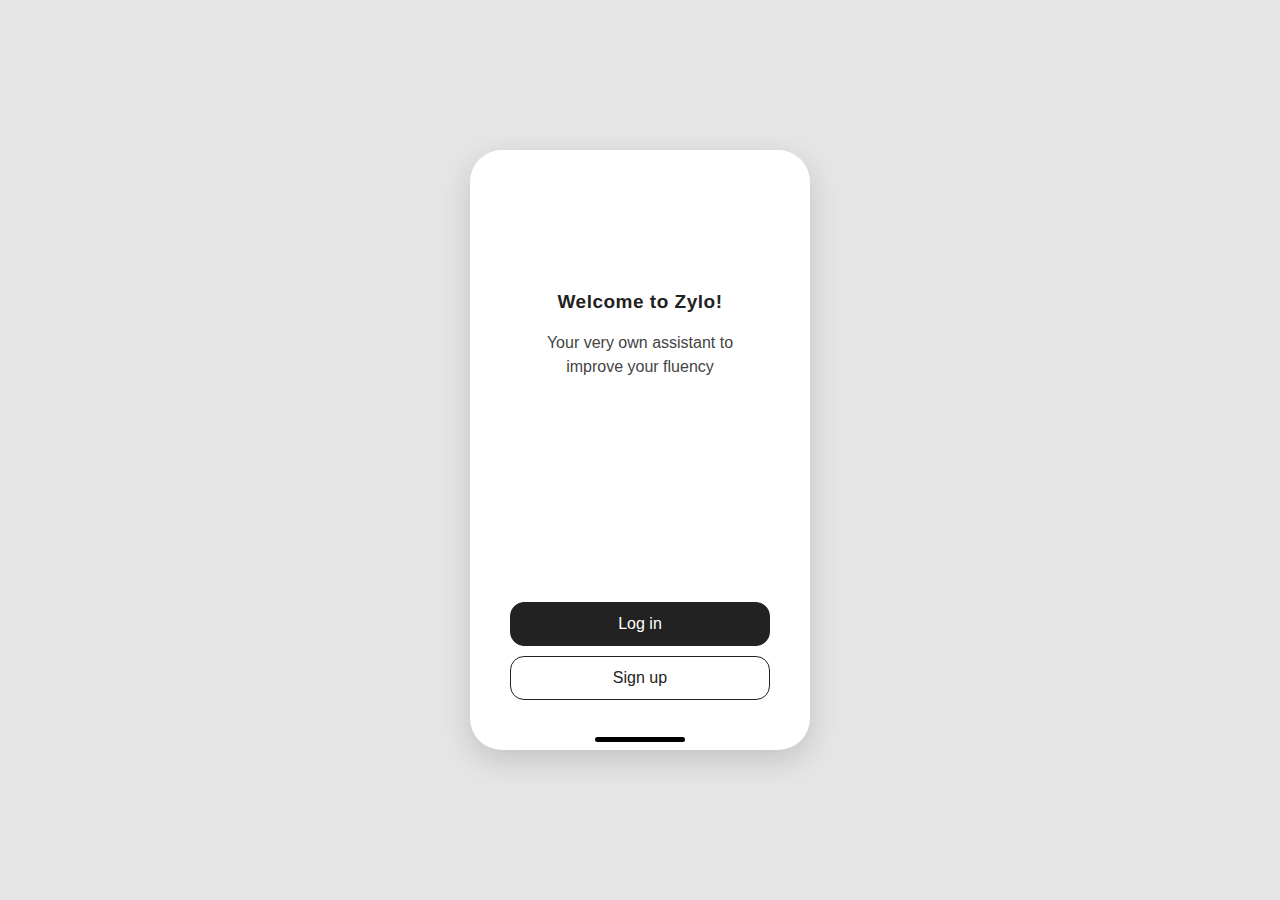
<file: index.html>
<!DOCTYPE html>
<html lang="ko">
<head>
  <meta charset="UTF-8" />
  <meta name="viewport" content="width=340, initial-scale=1.0, user-scalable=no" />
  <title>Zylo 로그인</title>
  <link rel="stylesheet" href="index.css" />
</head>
<body>
  <div class="mobile-container">
    <header class="login-header"></header>
    <main class="login-content">
      <div class="welcome-title">Welcome to Zylo!</div>
      <div class="welcome-desc">Your very own assistant to<br>improve your fluency</div>
      <div class="login-actions">
        <button class="login-btn login-btn-main">Log in</button>
        <button class="login-btn login-btn-sub">Sign up</button>
      </div>
    </main>
    <div class="home-indicator-bar"></div>
  </div>
  <script>
    document.addEventListener('DOMContentLoaded', function() {
      document.querySelector('.login-btn-main').addEventListener('click', function() {
        window.location.href = './UI/auth/login.html';
      });
      document.querySelector('.login-btn-sub').addEventListener('click', function() {
        window.location.href = './UI/auth/signup.html';
      });
    });
  </script>
</body>
</html>
</file>
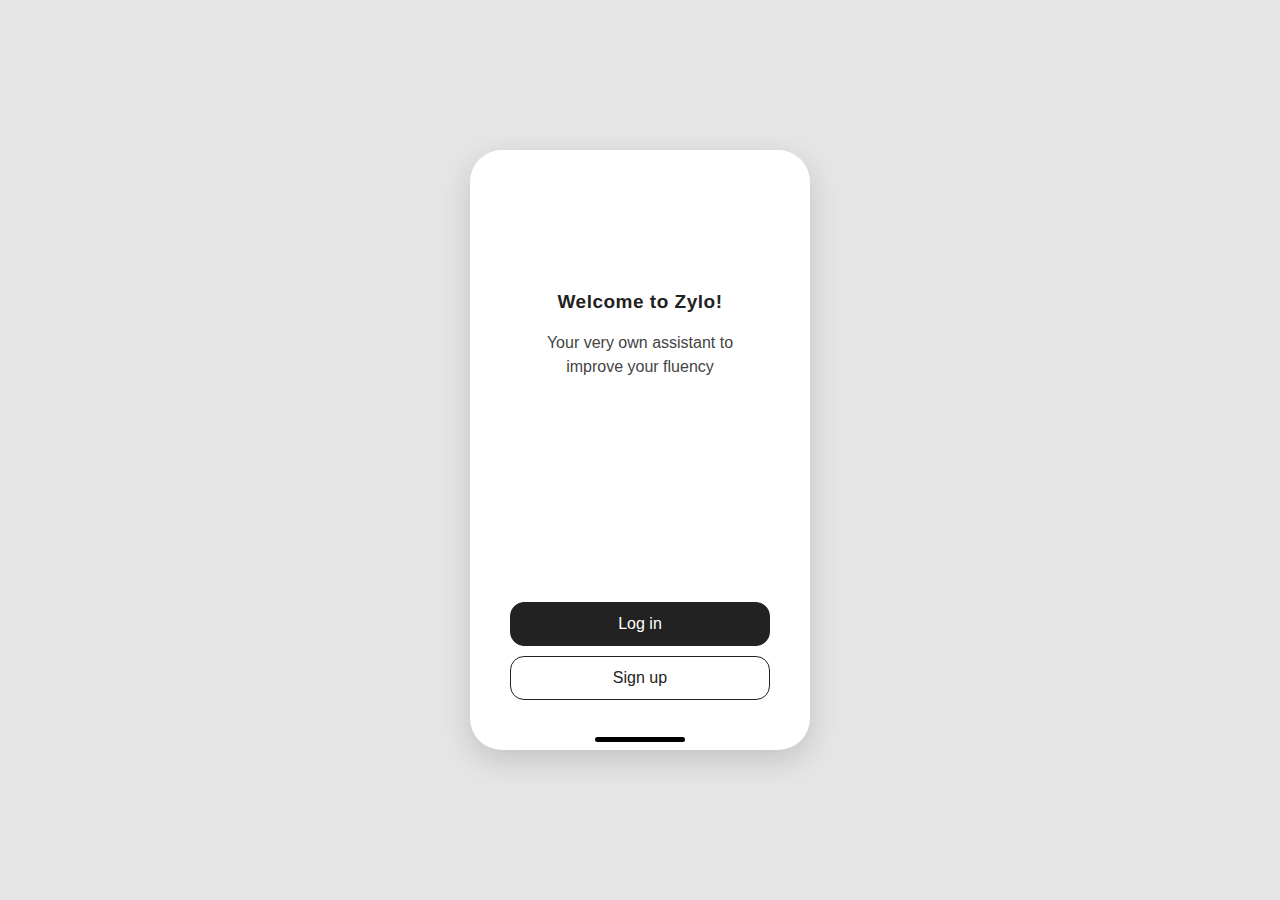
<file: UI/auth/index.html>
<!DOCTYPE html>
<html lang="ko">
<head>
  <meta charset="UTF-8" />
  <meta name="viewport" content="width=340, initial-scale=1.0, user-scalable=no" />
  <title>Zylo 로그인</title>
  <link rel="stylesheet" href="index.css" />
</head>
<body>
  <div class="mobile-container">
    <header class="login-header"></header>
    <main class="login-content">
      <div class="welcome-title">Welcome to Zylo!</div>
      <div class="welcome-desc">Your very own assistant to<br>improve your fluency</div>
      <div class="login-actions">
        <button class="login-btn login-btn-main">Log in</button>
        <button class="login-btn login-btn-sub">Sign up</button>
      </div>
    </main>
    <div class="home-indicator-bar"></div>
  </div>
  <script>
    document.addEventListener('DOMContentLoaded', function() {
      document.querySelector('.login-btn-main').addEventListener('click', function() {
        window.location.href = 'login.html';
      });
      document.querySelector('.login-btn-sub').addEventListener('click', function() {
        window.location.href = 'signup.html';
      });
    });
  </script>
</body>
</html>
</file>
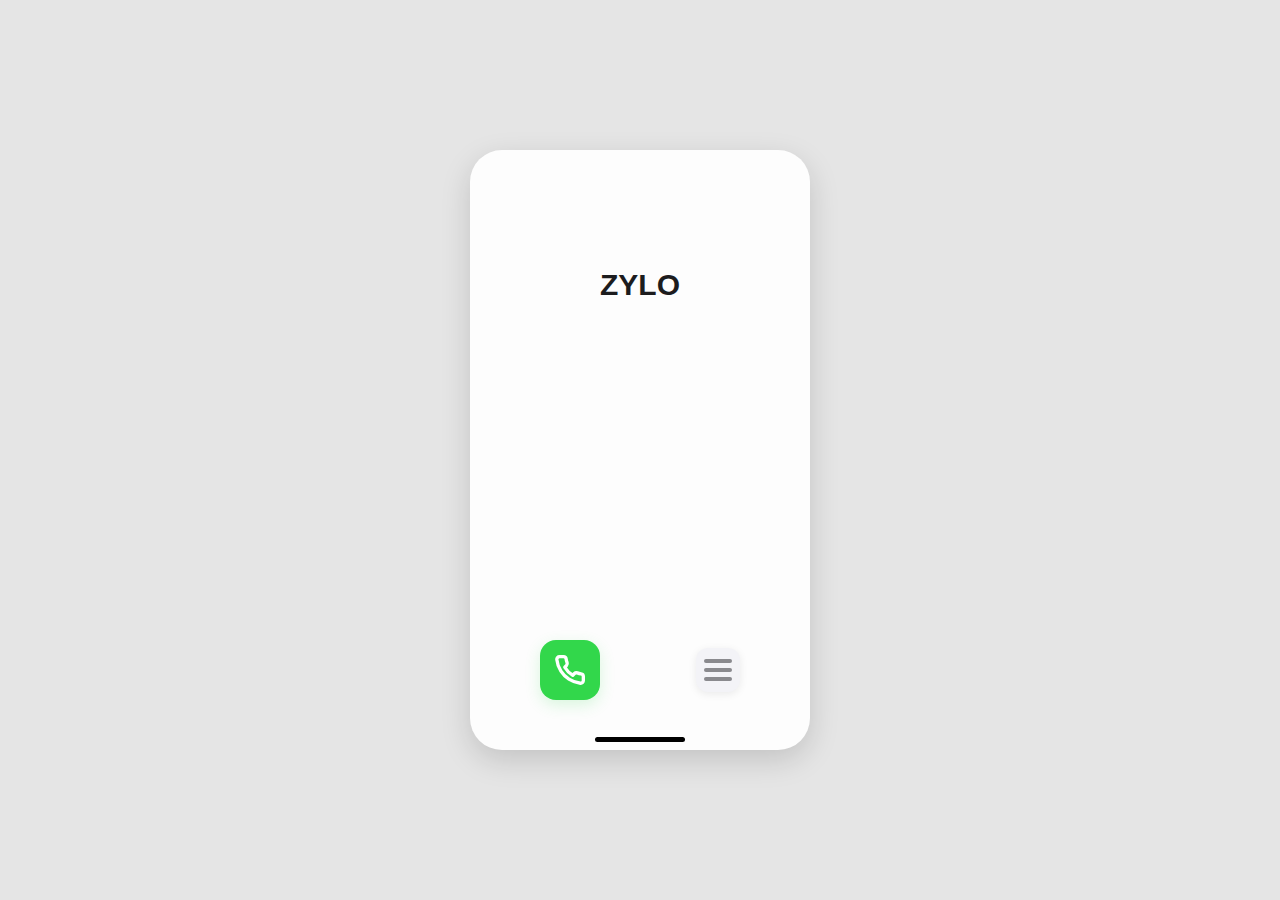
<file: UI/main.html>
<!DOCTYPE html>
<html lang="ko">
  <head>
    <meta charset="UTF-8" />
    <meta
      name="viewport"
      content="width=device-width, initial-scale=1.0, user-scalable=no"
    />
    <title>Zylo</title>
    <link rel="stylesheet" href="style.css" />
  </head>
  <body>
    <div class="mobile-container">
      <header class="top-bar">
        <div class="user-badge">
          <!-- 유저 아이콘 (원형 배경 + 사람 아이콘 SVG 예시) -->
          <!-- <svg width="32" height="32" viewBox="0 0 32 32" fill="none">
            <circle cx="16" cy="16" r="16" fill="#efeff3"/>
            <path d="M16 18c3.31 0 6 2.24 6 5v1H10v-1c0-2.76 2.69-5 6-5zm0-2a3 3 0 1 1 0-6 3 3 0 0 1 0 6z"
              fill="#8a8a8e"/>
          </svg> -->
        </div>
      </header>

      <main class="content">
        <div class="contact-info">
          <h1 class="name">ZYLO</h1>
        </div>
        <div class="middle-action-row">
          <button class="call-button" aria-label="전화">
            <svg
              xmlns="http://www.w3.org/2000/svg"
              width="32"
              height="32"
              viewBox="0 0 24 24"
              fill="none"
              stroke="white"
              stroke-width="2.5"
              stroke-linecap="round"
              stroke-linejoin="round"
            >
              <path
                d="M22 16.92v3a2 2 0 0 1-2.18 2 19.79 19.79 0 0 1-8.63-3.07 19.5 19.5 0 0 1-6-6 19.79 19.79 0 0 1-3.07-8.63A2 2 0 0 1 4.11 2h3a2 2 0 0 1 2 1.72 12.84 12.84 0 0 0 .7 2.81 2 2 0 0 1-.45 2.11L8.09 9.91a16 16 0 0 0 6 6l1.27-1.27a2 2 0 0 1 2.11-.45 12.84 12.84 0 0 0 2.81.7A2 2 0 0 1 22 16.92z"
              ></path>
            </svg>
          </button>
          <a href="./reports/report.html" class="report-button" aria-label="기록">
            <div class="icon-report-horizontal">
              <span class="bar"></span>
              <span class="bar"></span>
              <span class="bar"></span>
            </div>
          </a>
        </div>
      </main>

      <div class="home-indicator-bar"></div>
    </div>
    <script>
      document.addEventListener('DOMContentLoaded', function() {
        const callBtn = document.querySelector('.call-button');
        if (callBtn) {
          callBtn.addEventListener('click', function() {
            window.location.href = './call/call.html';
          });
        }
        const userInfoStr = localStorage.getItem('user_info');
        let userInfo = null;
        if (userInfoStr) {
            try {
                userInfo = JSON.parse(userInfoStr);
                console.log('user_info:', userInfo);
            } catch (e) {
                console.error('user_info 파싱 오류:', e);
            }
        } else {
            console.warn('user_info가 localStorage에 없습니다.');
        }
        const reportBtn = document.querySelector('.report-button');
        if (reportBtn) {
          reportBtn.addEventListener('click', function() {
            window.location.href = './reports/report.html';
          });
        }
      });
    </script>
  </body>
</html>
</file>
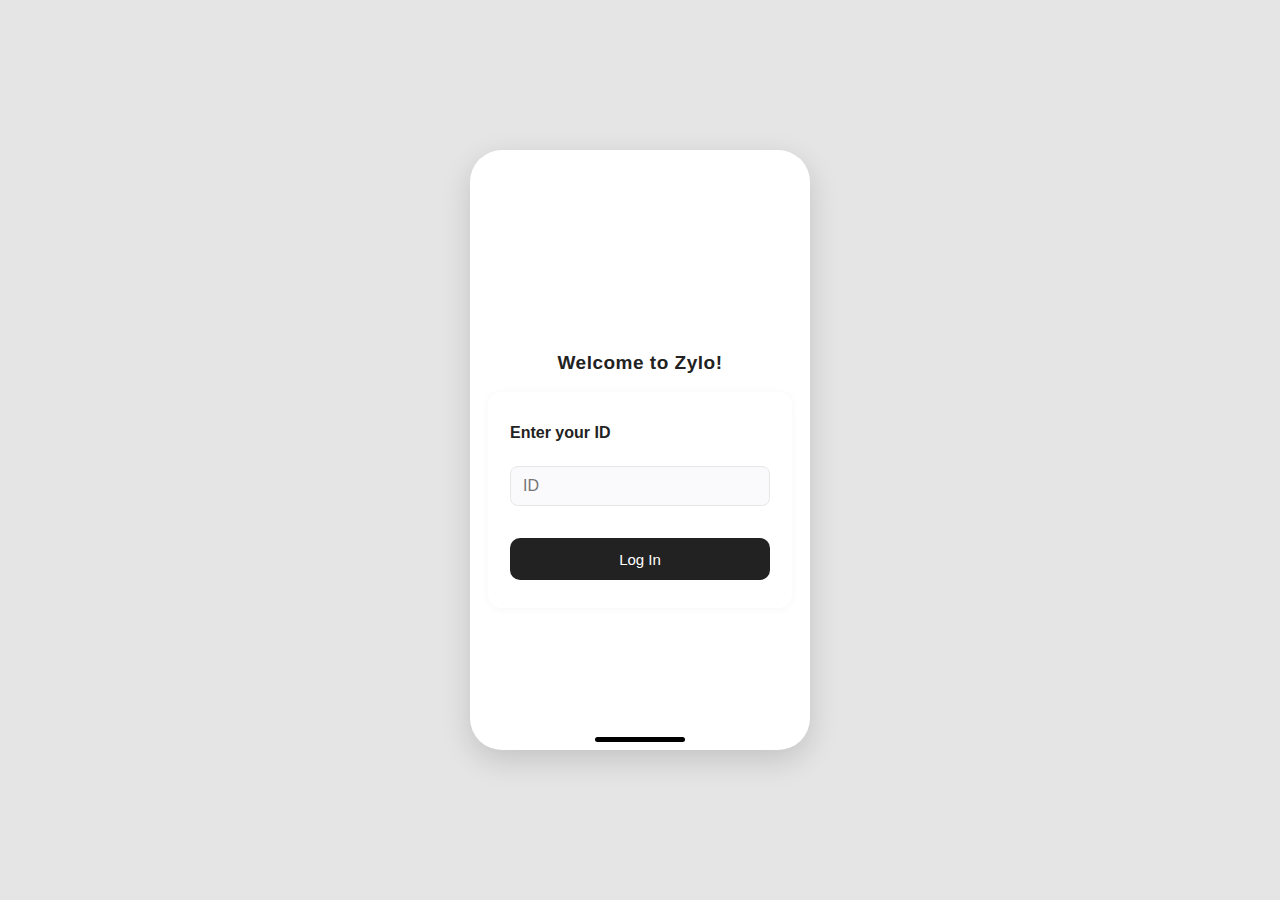
<file: UI/auth/login.html>
<!DOCTYPE html>
<html lang="ko">
<head>
  <meta charset="UTF-8" />
  <meta name="viewport" content="width=340, initial-scale=1.0, user-scalable=no" />
  <title>Zylo 로그인</title>
  <link rel="stylesheet" href="login.css" />
</head>
<body>
  <div class="mobile-container">
    <main class="login-content">
      <div class="welcome-title">Welcome to Zylo!</div>
      <form class="login-form">
        <label for="user-id" class="login-label">Enter your ID</label>
        <input type="text" id="user-id" class="login-input" placeholder="ID" autocomplete="username" />
        <button type="submit" class="login-btn-main">Log In</button>
      </form>
    </main>
    <div class="home-indicator-bar"></div>
  </div>
  <script>
    document.querySelector('.login-form').addEventListener('submit', async function(e) {
      e.preventDefault();
      const userId = document.getElementById('user-id').value.trim();
      if (!userId) {
        alert('id를 입력하세요');
        return;
      }
      try {
        const response = await fetch('https://zylo-useu.onrender.com/login', {
          method: 'POST',
          headers: {
            'Content-Type': 'application/json'
          },
          body: JSON.stringify({ userid: userId })
        });
        if (response.ok) {
          const data = await response.json();
          localStorage.setItem('user_info', JSON.stringify(data.user));
          window.location.href = '../main.html';
        } else {
          alert('존재하지 않는 사용자입니다.');
        }
      } catch (error) {
        alert('서버 연결 오류!');
      }
    });
  </script>
</body>
</html>
</file>
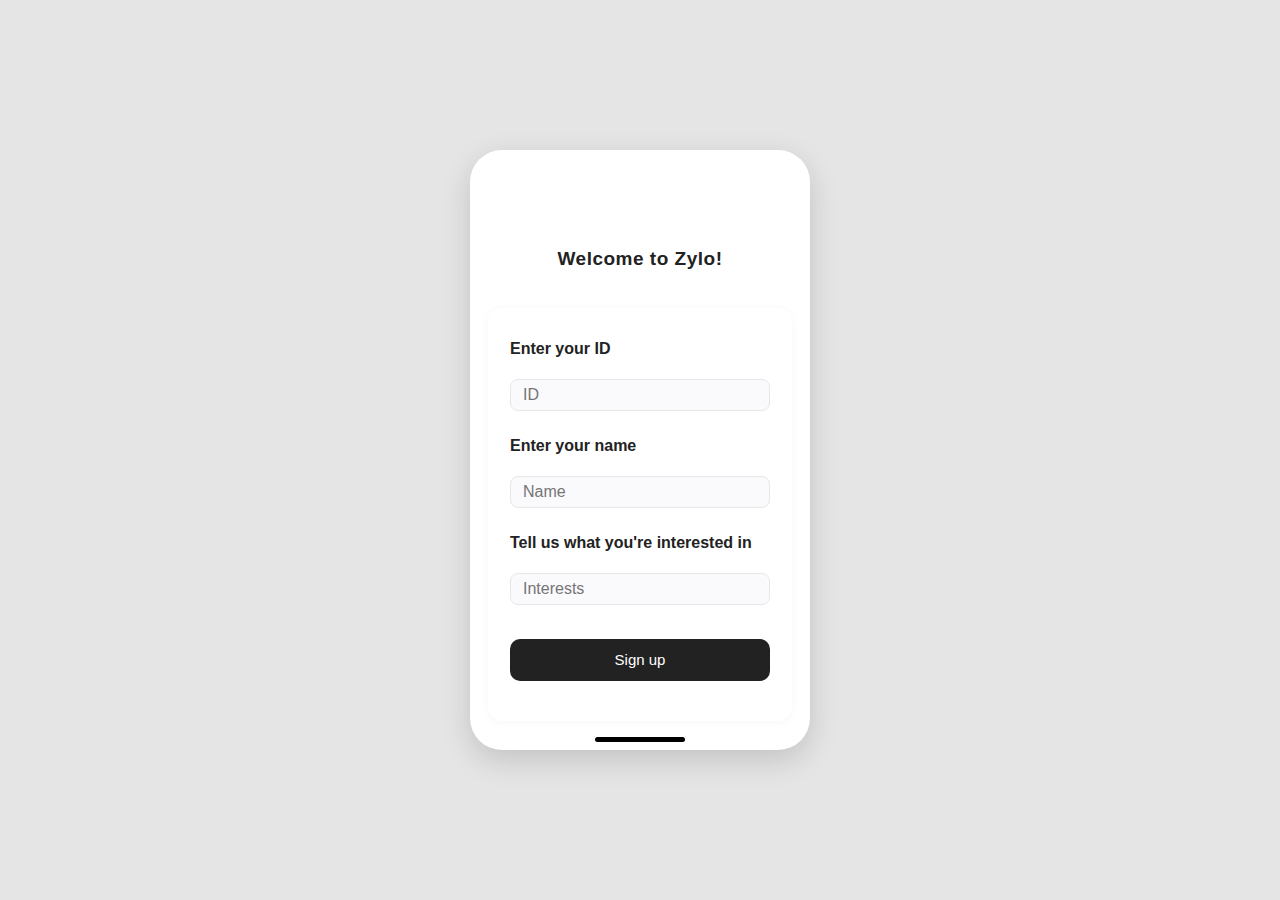
<file: UI/auth/signup.html>
<!DOCTYPE html>
<html lang="ko">
<head>
  <meta charset="UTF-8" />
  <meta name="viewport" content="width=340, initial-scale=1.0, user-scalable=no" />
  <title>Zylo 회원가입</title>
  <link rel="stylesheet" href="signup.css" />
</head>
<body>
  <div class="mobile-container">
    <main class="signup-content">
      <div class="signup-title">Welcome to Zylo!</div>
      <form class="signup-form">
        <label for="signup-id" class="signup-label">Enter your ID</label>
        <input type="text" id="signup-id" class="signup-input" placeholder="ID" autocomplete="username" />

        <label for="signup-name" class="signup-label">Enter your name</label>
        <input type="text" id="signup-name" class="signup-input" placeholder="Name" autocomplete="name" />

        <label for="signup-interests" class="signup-label">Tell us what you're interested in</label>
        <input type="signup-interests" class="signup-input" placeholder="Interests" autocomplete="interests">

        <button type="submit" class="signup-btn-main">Sign up</button>
      </form>
    </main>
    <div class="home-indicator-bar"></div>
  </div>
  <script>
    document.querySelector('.signup-form').addEventListener('submit', async function(e) {
      e.preventDefault();
      const userid = document.getElementById('signup-id').value.trim();
      const username = document.getElementById('signup-name').value.trim();
      const interestInput = document.querySelector('input[placeholder="Interests"]');
      const interest = interestInput ? interestInput.value.trim() : '';
      if (!userid) {
        alert('ID를 입력하세요');
        return;
      }
      if (!username) {
        alert('이름을 입력하세요');
        return;
      }
      if (!interest) {
        alert('관심사를 입력하세요');
        return;
      }
      try {
        const response = await fetch('http://localhost:8000/signup', {
          method: 'POST',
          headers: {
            'Content-Type': 'application/json'
          },
          body: JSON.stringify({ userid, username, interest })
        });
        const data = await response.json();
        if (response.ok) {
          localStorage.setItem('user_info', JSON.stringify(data.user));
          window.location.href = '../main.html';
        } else {
          alert(data.message || '회원가입 실패!');
        }
      } catch (error) {
        alert('서버 연결 오류!');
      }
    });
  </script>
</body>
</html>
</file>
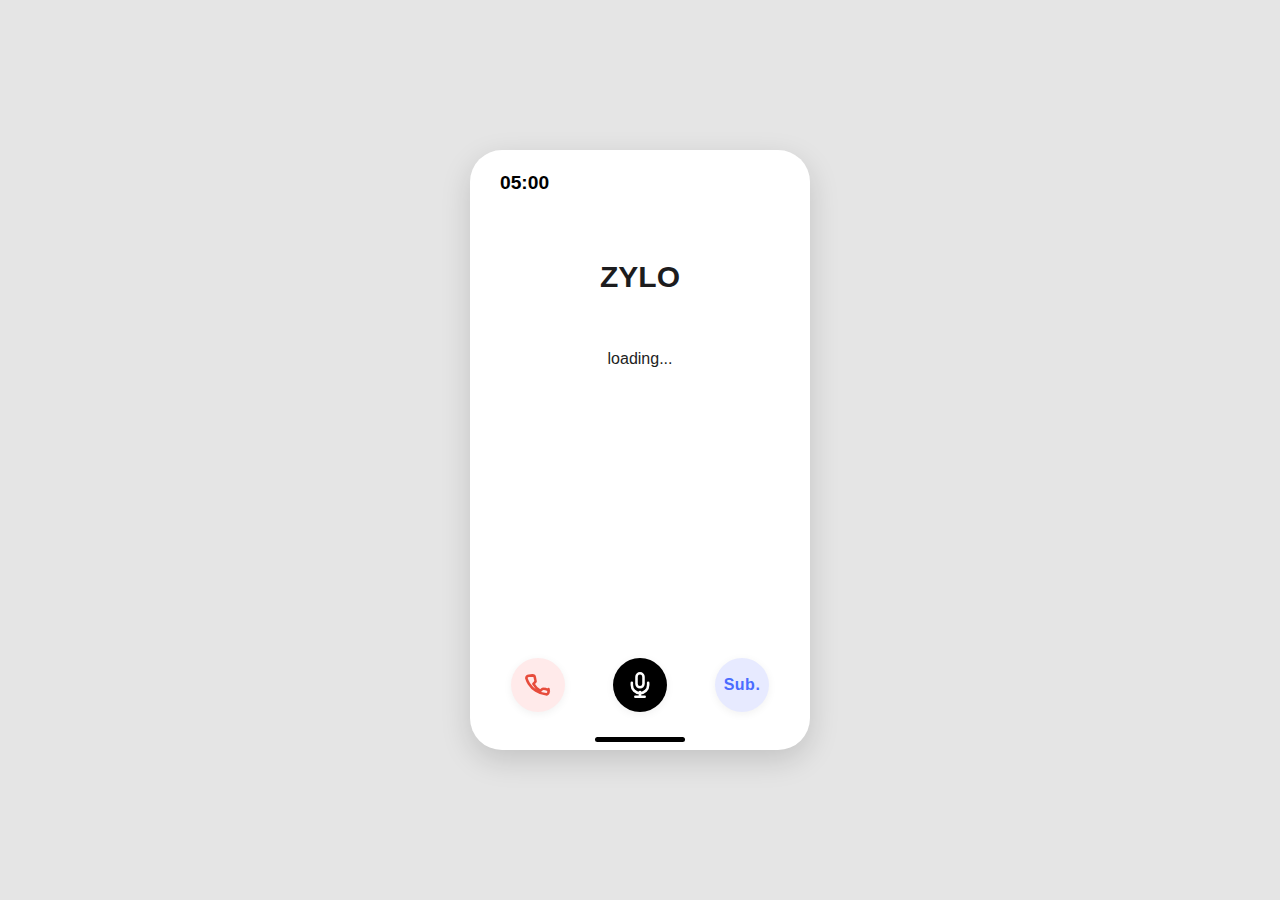
<file: UI/call/call.html>
<!DOCTYPE html>
<html lang="ko">
  <head>
    <meta charset="UTF-8" />
    <meta name="viewport" content="width=340, initial-scale=1.0, user-scalable=no" />
    <title>Zylo - 통화화면</title>
    <link rel="stylesheet" href="call.css" />
  </head>
  <body>
    <div class="mobile-container">
      <header class="call-header">
        <div class="call-timer-corner" id="callTimer">05:00</div>
      </header>

      <main class="call-content">
        <div class="contact-info">
          <h1 class="name">ZYLO</h1>
        </div>
        <div id="studyModePopup" class="study-mode-popup" style="display:none;">
          <div class="study-mode-popup-content">
            <button id="studyModeBtn" class="study-mode-btn">공부모드로 전환하기</button>
            <button id="studyModeEndBtn" class="study-mode-end-btn">통화 종료</button>
          </div>
        </div>
        <div class="call-message call-message-up">
          <div class="call-message-main" id="agentTxt">loading...</div>
          <!-- <div class="call-message-sub">안녕~ 만나서 반가워!</div> -->
           <div id="userTxt"></div>
        </div>
      </main>

      <footer class="call-controls">
        <button class="call-control-btn end-btn" aria-label="통화 종료" id="endBtn">
          <svg width="28" height="28" viewBox="0 0 24 24" fill="none" stroke="#e74c3c" stroke-width="2.2" stroke-linecap="round" stroke-linejoin="round">
            <path d="M21 15.46V18a2 2 0 0 1-2.18 2 19.79 19.79 0 0 1-8.63-3.07 19.5 19.5 0 0 1-6-6A19.79 19.79 0 0 1 2 6.18 2 2 0 0 1 4.11 4.11l3.17-.35a2 2 0 0 1 2 1.72c.11.73.27 1.45.47 2.16a2 2 0 0 1-.45 2.11l-1.27 1.27a16 16 0 0 0 6 6l1.27-1.27a2 2 0 0 1 2.11-.45c.71.2 1.43.36 2.16.47a2 2 0 0 1 1.72 2z"/>
          </svg>
        </button>
        <button class="call-control-btn mic-btn idle" aria-label="마이크" id="micBtn" disabled>
          <svg width="28" height="28" viewBox="0 0 24 24" fill="none" stroke="#333" stroke-width="2.2" stroke-linecap="round" stroke-linejoin="round">
            <rect x="9" y="2" width="6" height="12" rx="3"/>
            <path d="M5 10v2a7 7 0 0 0 14 0v-2"/>
            <line x1="12" y1="22" x2="12" y2="18"/>
            <line x1="8" y1="22" x2="16" y2="22"/>
          </svg>
        </button>
        <button class="call-control-btn sub-btn" aria-label="자막">
          <span class="sub-icon">Sub.</span>
        </button>
      </footer>
      <div id="subtitlePopup" class="subtitle-popup" style="display:none;">
        <div class="subtitle-popup-content">
          <div class="subtitle-popup-title">자막 설정</div>
          <div class="subtitle-toggle-row">
            <span>영어 자막</span>
            <button id="toggleEn" class="subtitle-toggle-btn">OFF</button>
          </div>
          <div class="subtitle-toggle-row">
            <span>한글 자막</span>
            <button id="toggleKo" class="subtitle-toggle-btn">OFF</button>
          </div>
          <button id="closeSubtitlePopup" class="subtitle-popup-close">닫기</button>
        </div>
      </div>
      <div class="home-indicator-bar"></div>
    </div>
    <audio id="ttsAudio" autoplay></audio>
    <script src="call.js"></script>
  </body>
</html>
</file>
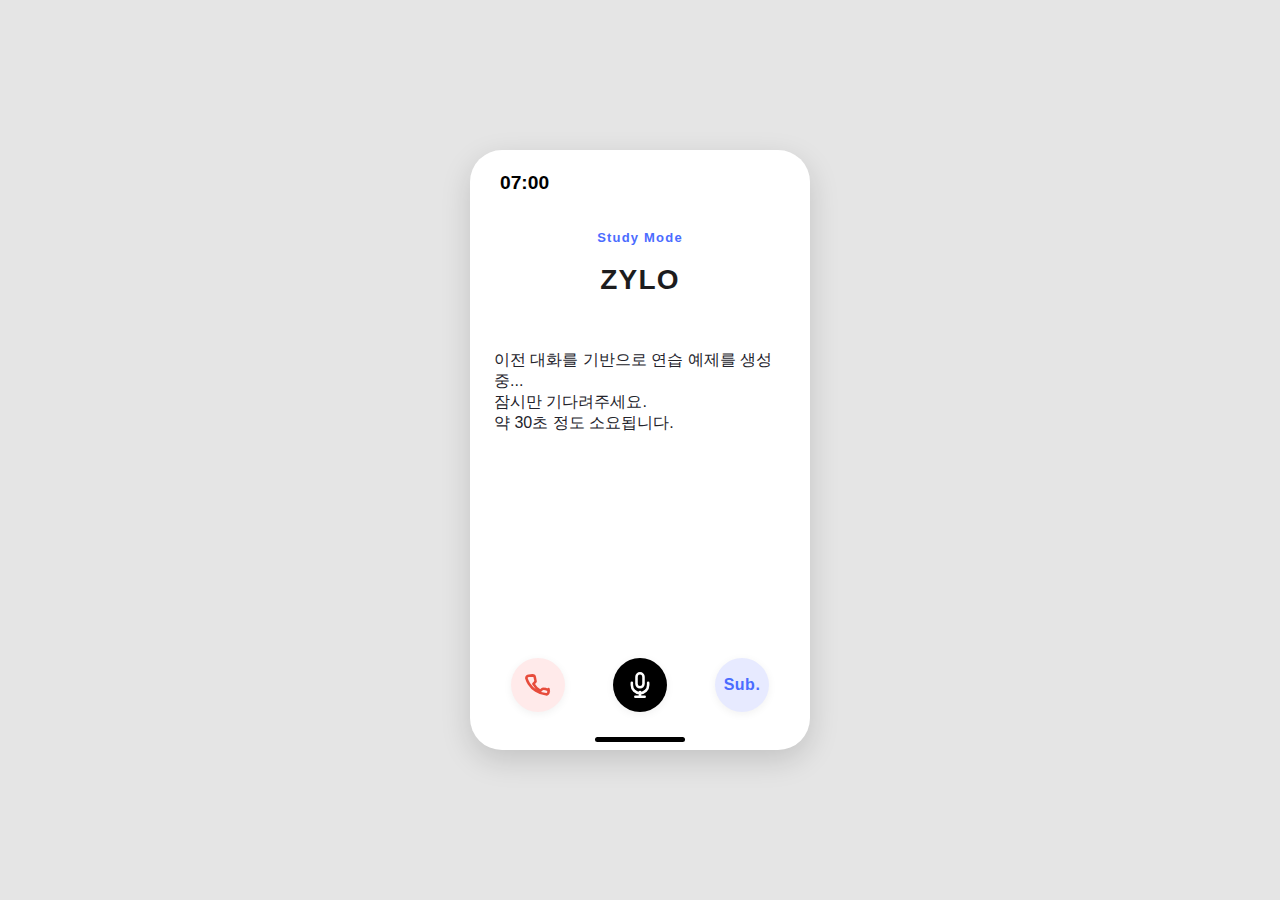
<file: UI/call/callassistant.html>
<!DOCTYPE html>
<html lang="ko">
<head>
  <meta charset="UTF-8" />
  <meta name="viewport" content="width=340, initial-scale=1.0, user-scalable=no" />
  <title>Zylo - 통화화면</title>
  <link rel="stylesheet" href="callassistant.css" />
</head>
<body>
  <div class="mobile-container">
    <header class="call-header">
      <div class="call-timer-corner" id="callTimer">00:00</div>
    </header>
    <main class="call-content">
      <div class="contact-info">
        <div class="assistant-mode-label">Study Mode</div>
        <h1 class="name">ZYLO</h1>
      </div>
      <div id="quitPopup" class="study-mode-popup" style="display:none;">
        <div class="study-mode-popup-content">
          <div class="study-mode-popup-message">
        어느정도 공부가 되셨으면, 다시 전화모드로 실전을 연습해보세요!
          </div>
          <div class="study-mode-popup-buttons">
        <button id="continueStudyBtn" class="study-mode-btn">공부 이어가기</button>
        <button id="switchToCallBtn" class="study-mode-btn">전화모드로 전환하기</button>
        <button id="endCallBtn" class="study-mode-btn end">통화 종료하기</button>
          </div>
        </div>
      </div>
      <div class="call-message call-message-up">
        <div class="call-message-main" id="agentTxt">Good~! But possible improvements~~~</div>
      </div>
    </main>
    <footer class="call-controls">
      <button class="call-control-btn end-btn" aria-label="통화 종료" id="endBtn">
        <svg width="28" height="28" viewBox="0 0 24 24" fill="none" stroke="#e74c3c" stroke-width="2.2" stroke-linecap="round" stroke-linejoin="round">
          <path d="M21 15.46V18a2 2 0 0 1-2.18 2 19.79 19.79 0 0 1-8.63-3.07 19.5 19.5 0 0 1-6-6A19.79 19.79 0 0 1 2 6.18 2 2 0 0 1 4.11 4.11l3.17-.35a2 2 0 0 1 2 1.72c.11.73.27 1.45.47 2.16a2 2 0 0 1-.45 2.11l-1.27 1.27a16 16 0 0 0 6 6l1.27-1.27a2 2 0 0 1 2.11-.45c.71.2 1.43.36 2.16.47a2 2 0 0 1 1.72 2z"/>
        </svg>
      </button>
      <button class="call-control-btn mic-btn idle" aria-label="마이크" id="micBtn">
        <svg width="28" height="28" viewBox="0 0 24 24" fill="none" stroke="#333" stroke-width="2.2" stroke-linecap="round" stroke-linejoin="round">
          <rect x="9" y="2" width="6" height="12" rx="3"/>
          <path d="M5 10v2a7 7 0 0 0 14 0v-2"/>
          <line x1="12" y1="22" x2="12" y2="18"/>
          <line x1="8" y1="22" x2="16" y2="22"/>
        </svg>
      </button>
      <button class="call-control-btn sub-btn" aria-label="자막">
        <span class="sub-icon">Sub.</span>
      </button>
    </footer>
    <div id="subtitlePopup" class="subtitle-popup" style="display:none;">
      <div class="subtitle-popup-content">
        <div class="subtitle-popup-title">자막 설정</div>
        <div class="subtitle-toggle-row">
          <span>영어 자막</span>
          <button id="toggleEn" class="subtitle-toggle-btn">OFF</button>
        </div>
        <div class="subtitle-toggle-row">
          <span>한글 자막</span>
          <button id="toggleKo" class="subtitle-toggle-btn">OFF</button>
        </div>
        <button id="closeSubtitlePopup" class="subtitle-popup-close">닫기</button>
      </div>
    </div>
    <div class="home-indicator-bar"></div>
  </div>
  <audio id="ttsAudio" autoplay></audio>
  <script src="callassistant.js"></script>
</body>
</html>
</file>
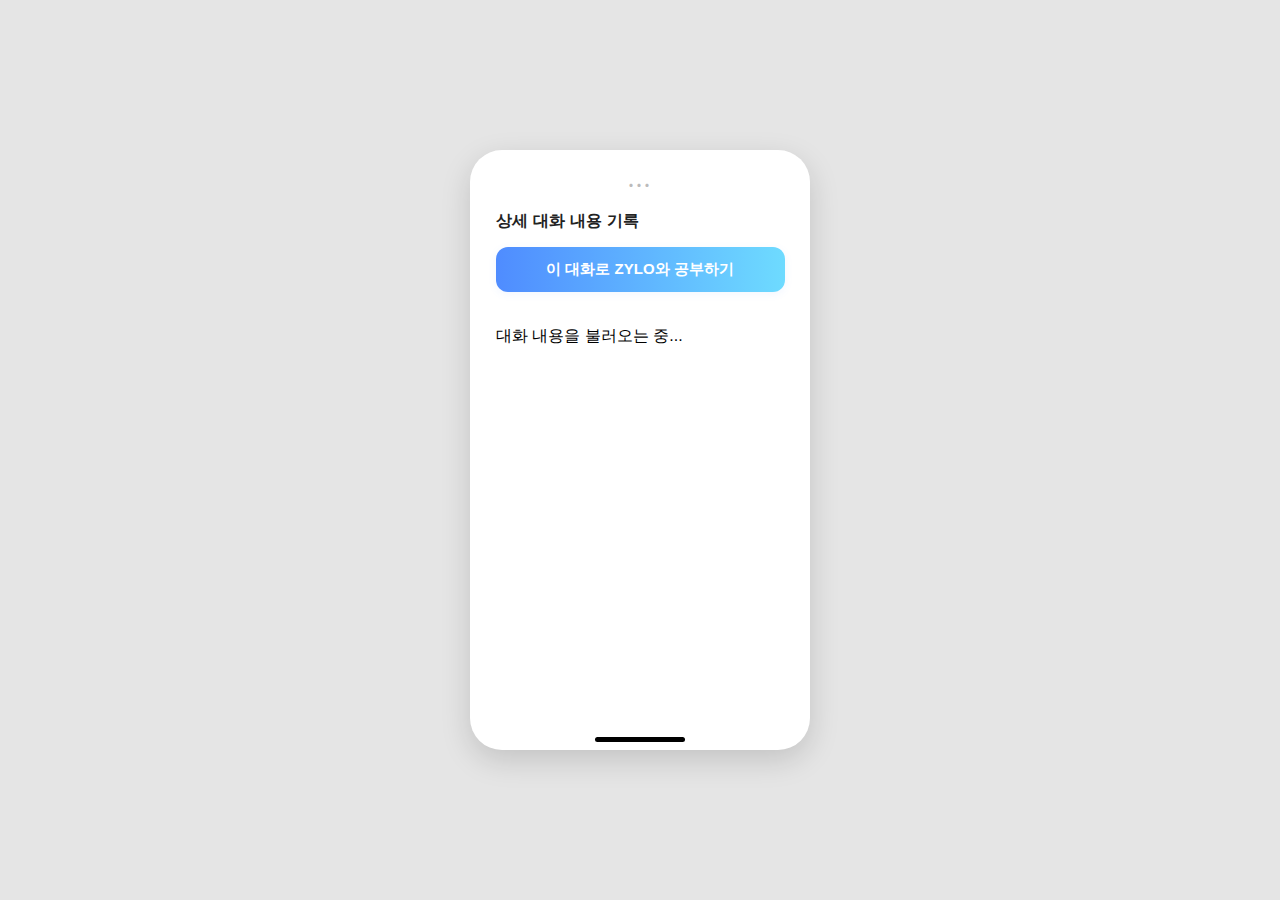
<file: UI/reports/detailreport.html>
<!DOCTYPE html>
<html lang="ko">
<head>
  <meta charset="UTF-8" />
  <meta name="viewport" content="width=340, initial-scale=1.0, user-scalable=no" />
  <title>상세 대화 내용 기록</title>
  <link rel="stylesheet" href="detailreport.css" />
</head>
<body>
  <div class="mobile-container">
    <div class="dots-indicator">⋯</div>
    <div class="chat-header">
      <div class="chat-title">상세 대화 내용 기록</div>
    </div>
    <button id="study-mode-btn" class="study-mode-btn">이 대화로 ZYLO와 공부하기</button>
    <div class="chat-list-scroll-area">
       <p>대화 내용을 불러오는 중...</p>
    </div>
    <div class="home-indicator-bar"></div>
  </div>
  <script src="detailreport.js"></script>
</body>
</html>
</file>
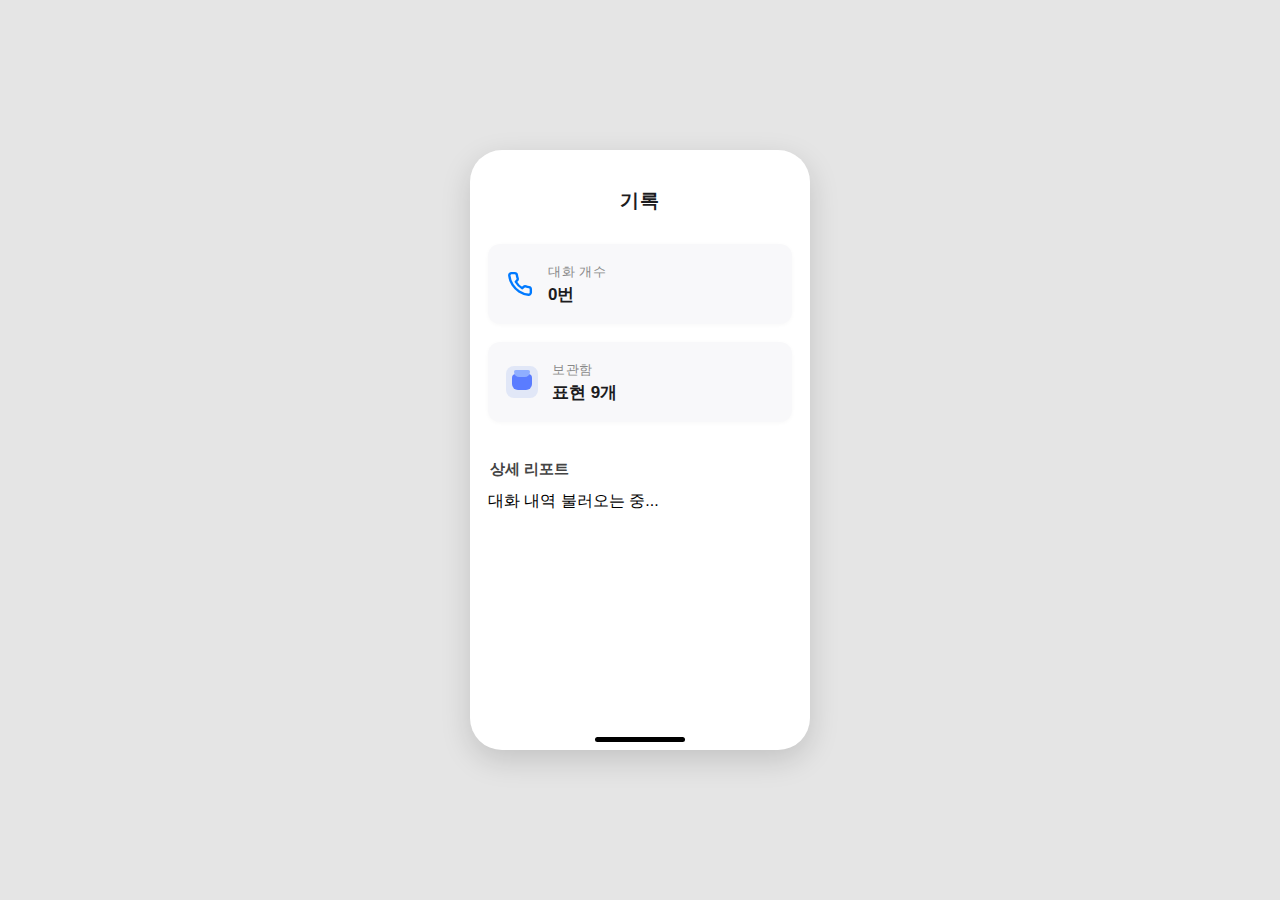
<file: UI/reports/report.html>
<!DOCTYPE html>
<html lang="ko">
<head>
  <meta charset="UTF-8" />
  <meta name="viewport" content="width=340, initial-scale=1.0, user-scalable=no" />
  <title>기록 상세 UI</title>
  <link rel="stylesheet" href="report.css" />
</head>
<body>
  <div class="mobile-container">
    <header class="report-header">
      <div class="report-title">기록</div>
    </header>
    <main class="report-content">
      <section class="report-summary">
        <div class="report-streak">
          <div class="streak-call-icon">
            <svg viewBox="0 0 24 24" fill="none" stroke="currentColor" stroke-width="2.2" stroke-linecap="round" stroke-linejoin="round">
              <path d="M22 16.92v3a2 2 0 0 1-2.18 2 19.79 19.79 0 0 1-8.63-3.07 19.5 19.5 0 0 1-6-6 19.79 19.79 0 0 1-3.07-8.63A2 2 0 0 1 4.11 2h3a2 2 0 0 1 2 1.72 12.84 12.84 0 0 0 .7 2.81 2 2 0 0 1-.45 2.11L8.09 9.91a16 16 0 0 0 6 6l1.27-1.27a2 2 0 0 1 2.11-.45 12.84 12.84 0 0 0 2.81.7A2 2 0 0 1 22 16.92z"/>
            </svg>
          </div>
          <div class="streak-labels">
            <div class="streak-label">대화 개수</div>
            <div class="streak-week">0번</div>
          </div>
        </div>
        <div class="report-folder">
          <div class="folder-icon"></div>
          <div class="folder-info">
            <div class="folder-label">보관함</div>
            <div class="folder-count">표현 9개</div>
          </div>
        </div>
      </section>
      <section class="report-detail">
        <div class="detail-title">상세 리포트</div>
        <div class="detail-list">
          <!-- 리포트 항목들이 여기에 동적으로 추가됩니다 -->
          대화 내역 불러오는 중...
        </div>
      </section>
    </main>
    <div class="home-indicator-bar"></div>
  </div>
  <script src="report.js"></script>
</body>
</html>
</file>
<file: index.css>
html, body {
  height: 100%;
  margin: 0;
  padding: 0;
  display: flex;
  justify-content: center;
  align-items: center;
  background-color: #e5e5e5;
  font-family: -apple-system, BlinkMacSystemFont, 'Segoe UI', Roboto, 'Helvetica Neue', Arial, sans-serif;
}

.mobile-container {
  width: 340px;
  height: 600px;
  background-color: #fff;
  border-radius: 32px;
  box-shadow: 0 10px 30px rgba(0,0,0,0.15);
  display: flex;
  flex-direction: column;
  position: relative;
  overflow: hidden;
}

.login-header {
  margin-bottom: -200px;
}

.login-content {
  flex: 1;
  display: flex;
  flex-direction: column;
  align-items: center;
  justify-content: center;
  position: relative;
}

.welcome-title {
  font-size: 19px;
  font-weight: 600;
  color: #222;
  margin-top: 60px;
  margin-bottom: 18px;
  text-align: center;
  letter-spacing: 0.5px;
}

.welcome-desc {
  font-size: 16px;
  color: #444;
  font-weight: 400;
  text-align: center;
  line-height: 1.5;
  margin-bottom: 90px;
}

.login-actions {
  width: 100%;
  display: flex;
  flex-direction: column;
  gap: 8px;
  align-items: center;
  position: absolute;
  left: 0;
  bottom: 48px;
}

.login-btn {
  width: 260px;
  height: 44px;
  border: none;
  border-radius: 14px;
  font-size: 16px;
  font-weight: 500;
  margin: 0 auto;
  cursor: pointer;
  transition: background 0.18s, color 0.18s;
  outline: none;
}

.login-btn-main {
  background: #222;
  color: #fff;
  border: 1.5px solid #222;
  margin-bottom: 2px;
}
.login-btn-main:active {
  background: #f0f6ff;
}

.login-btn-sub {
  background: #fff;
  color: #222;
  border: 1.5px solid #222;
  margin-bottom: 2px;
}
.login-btn-sub:active {
  background: #f0f6ff;
}

.home-indicator-bar {
  width: 90px;
  height: 5px;
  background-color: #000;
  border-radius: 100px;
  position: absolute;
  bottom: 8px;
  left: 50%;
  transform: translateX(-50%);
}
</file>
<file: UI/auth/index.css>
html, body {
  height: 100%;
  margin: 0;
  padding: 0;
  display: flex;
  justify-content: center;
  align-items: center;
  background-color: #e5e5e5;
  font-family: -apple-system, BlinkMacSystemFont, 'Segoe UI', Roboto, 'Helvetica Neue', Arial, sans-serif;
}

.mobile-container {
  width: 340px;
  height: 600px;
  background-color: #fff;
  border-radius: 32px;
  box-shadow: 0 10px 30px rgba(0,0,0,0.15);
  display: flex;
  flex-direction: column;
  position: relative;
  overflow: hidden;
}

.login-header {
  margin-bottom: -200px;
}

.login-content {
  flex: 1;
  display: flex;
  flex-direction: column;
  align-items: center;
  justify-content: center;
  position: relative;
}

.welcome-title {
  font-size: 19px;
  font-weight: 600;
  color: #222;
  margin-top: 60px;
  margin-bottom: 18px;
  text-align: center;
  letter-spacing: 0.5px;
}

.welcome-desc {
  font-size: 16px;
  color: #444;
  font-weight: 400;
  text-align: center;
  line-height: 1.5;
  margin-bottom: 90px;
}

.login-actions {
  width: 100%;
  display: flex;
  flex-direction: column;
  gap: 8px;
  align-items: center;
  position: absolute;
  left: 0;
  bottom: 48px;
}

.login-btn {
  width: 260px;
  height: 44px;
  border: none;
  border-radius: 14px;
  font-size: 16px;
  font-weight: 500;
  margin: 0 auto;
  cursor: pointer;
  transition: background 0.18s, color 0.18s;
  outline: none;
}

.login-btn-main {
  background: #222;
  color: #fff;
  border: 1.5px solid #222;
  margin-bottom: 2px;
}
.login-btn-main:active {
  background: #f0f6ff;
}

.login-btn-sub {
  background: #fff;
  color: #222;
  border: 1.5px solid #222;
  margin-bottom: 2px;
}
.login-btn-sub:active {
  background: #f0f6ff;
}

.home-indicator-bar {
  width: 90px;
  height: 5px;
  background-color: #000;
  border-radius: 100px;
  position: absolute;
  bottom: 8px;
  left: 50%;
  transform: translateX(-50%);
}
</file>
<file: UI/style.css>
/* General Setup */
html,
body {
  height: 100%;
  margin: 0;
  padding: 0;
  display: flex;
  justify-content: center;
  align-items: center;
  background-color: #e5e5e5;
  font-family: -apple-system, BlinkMacSystemFont, 'Segoe UI', Roboto,
    'Helvetica Neue', Arial, sans-serif;
}

.mobile-container {
  width: 340px;
  height: 600px;
  background-color: #fdfdfd;
  border-radius: 32px;
  box-shadow: 0 10px 30px rgba(0, 0, 0, 0.15);
  display: flex;
  flex-direction: column;
  position: relative;
  overflow: hidden;
}

/* Top Bar */
.top-bar {
  padding: 24px 16px 6px;
  display: flex;
  justify-content: flex-end;
  align-items: center;
  height: 40px;
}

.user-badge {
  display: flex;
  align-items: center;
  justify-content: flex-end;
  width: 100%;
  height: 100px;
  padding-right: 8px;
}
.user-badge svg {
  display: block;
}

/* Main Content */
.content {
  flex-grow: 1;
  display: flex;
  flex-direction: column;
  justify-content: space-between;
  padding: 0 30px;
}

.contact-info {
  padding-top: 48px;
  text-align: center;
}

.name {
  font-size: 30px;
  font-weight: 700;
  color: #1c1c1e;
  margin: 0;
}

/* 중앙 버튼 배치 (중간에 좌우로) */
.middle-action-row {
  display: flex;
  justify-content: space-between;
  align-items: center;
  margin: 48px 0 0 0;
  padding: 0 40px;
  height: 160px;
}

/* 통화 버튼 */
.call-button {
  width: 60px;
  height: 60px;
  background-color: #32d74b;
  border-radius: 16px;
  display: flex;
  justify-content: center;
  align-items: center;
  border: none;
  box-shadow: 0 5px 15px rgba(50, 215, 75, 0.18);
  cursor: pointer;
  transition: background 0.2s;
}
.call-button:active {
  background-color: #28b13c;
}

/* 리포트(기록) 버튼 - 가로 막대 */
.report-button {
  width: 44px;
  height: 44px;
  background-color: #f3f3f7;
  border-radius: 12px;
  display: flex;
  justify-content: center;
  align-items: center;
  box-shadow: 0 2px 8px rgba(0,0,0,0.08);
  text-decoration: none;
  transition: background 0.2s;
}
.report-button:active {
  background-color: #e0e0e6;
}

.icon-report-horizontal {
  display: flex;
  flex-direction: column;
  justify-content: center;
  align-items: flex-start;
  gap: 5px;
  width: 28px;
  height: 22px;
}
.icon-report-horizontal .bar {
  display: block;
  height: 4px;
  width: 100%;
  background: #8a8a8e;
  border-radius: 2px;
}

/* Home Indicator (iPhone X and newer) */
.home-indicator-bar {
  width: 90px;
  height: 5px;
  background-color: #000;
  border-radius: 100px;
  position: absolute;
  bottom: 8px;
  left: 50%;
  transform: translateX(-50%);
}
</file>
<file: UI/auth/login.css>
html, body {
  height: 100%;
  margin: 0;
  padding: 0;
  display: flex;
  justify-content: center;
  align-items: center;
  background-color: #e5e5e5;
  font-family: -apple-system, BlinkMacSystemFont, 'Segoe UI', Roboto, 'Helvetica Neue', Arial, sans-serif;
}

.mobile-container {
  width: 340px;
  height: 600px;
  background-color: #fff;
  border-radius: 32px;
  box-shadow: 0 10px 30px rgba(0,0,0,0.15);
  display: flex;
  flex-direction: column;
  position: relative;
  overflow: hidden;
}

.login-content {
  flex: 1;
  display: flex;
  flex-direction: column;
  align-items: center;
  justify-content: center;
  position: relative;
}

.welcome-title {
  font-size: 19px;
  font-weight: 600;
  color: #222;
  margin-top: 60px;
  margin-bottom: 18px;
  text-align: center;
  letter-spacing: 0.5px;
}

.login-form {
  background: #fff;
  border-radius: 14px;
  box-shadow: 0 1px 8px rgba(0,0,0,0.04);
  padding: 32px 22px 28px 22px;
  display: flex;
  flex-direction: column;
  align-items: stretch;
  min-width: 240px;
  width: 260px;
  gap: 16px;
}

.login-label {
  font-size: 16px;
  color: #222;
  font-weight: 600;
  margin-bottom: 8px;
}

.login-input {
  height: 38px;
  border-radius: 8px;
  border: 1.5px solid #e7e7e9;
  background: #fafafd;
  font-size: 16px;
  padding: 0 12px;
  margin-bottom: 8px;
  outline: none;
  color: #222;
  transition: border 0.15s;
}
.login-input:focus {
  border: 1.5px solid #3976f7;
  background: #fff;
}

.login-btn-main {
  height: 42px;
  border-radius: 10px;
  border: none;
  background: #222;
  color: #fff;
  font-size: 15px;
  font-weight: 500;
  margin-top: 8px;
  cursor: pointer;
  transition: background 0.16s;
}
.login-btn-main:active {
  background: #444;
}

.home-indicator-bar {
  width: 90px;
  height: 5px;
  background-color: #000;
  border-radius: 100px;
  position: absolute;
  bottom: 8px;
  left: 50%;
  transform: translateX(-50%);
}
</file>
<file: UI/auth/signup.css>
html, body {
  height: 100%;
  margin: 0;
  padding: 0;
  display: flex;
  justify-content: center;
  align-items: center;
  background-color: #e5e5e5;
  font-family: -apple-system, BlinkMacSystemFont, 'Segoe UI', Roboto, 'Helvetica Neue', Arial, sans-serif;
}

.mobile-container {
  width: 340px;
  height: 600px;
  background-color: #fff;
  border-radius: 32px;
  box-shadow: 0 10px 30px rgba(0,0,0,0.15);
  display: flex;
  flex-direction: column;
  position: relative;
  overflow: hidden;
}

.signup-content {
  flex: 1;
  display: flex;
  flex-direction: column;
  align-items: center;
  justify-content: center;
  position: relative;
}

.signup-title {
  font-size: 19px;
  font-weight: 600;
  color: #222;
  margin-top: 68px;
  margin-bottom: 38px;
  text-align: center;
  letter-spacing: 0.5px;
}

.signup-form {
  background: #fff;
  border-radius: 14px;
  box-shadow: 0 1px 8px rgba(0,0,0,0.04);
  padding: 32px 22px 40px 22px;
  display: flex;
  flex-direction: column;
  align-items: stretch;
  min-width: 240px;
  width: 260px;
  gap: 18px;
}

.signup-label {
  font-size: 16px;
  color: #222;
  font-weight: 600;
  margin-bottom: 3px;
}

.signup-input {
  height: 30px;
  border-radius: 8px;
  border: 1.5px solid #e7e7e9;
  background: #fafafd;
  font-size: 16px;
  padding: 0 12px;
  margin-bottom: 8px;
  outline: none;
  color: #222;
  transition: border 0.15s;
}

.signup-input:focus {
  border: 1.5px solid #3976f7;
  background: #fff;
}

.signup-textarea {
  min-height: 60px;
  border-radius: 8px;
  border: 1.5px solid #e7e7e9;
  background: #fafafd;
  font-size: 16px;
  padding: 10px 12px;
  outline: none;
  color: #222;
  resize: none;
  transition: border 0.15s;
  margin-bottom: 8px;
}

.signup-textarea:focus {
  border: 1.5px solid #3976f7;
  background: #fff;
}

.signup-btn-main {
  height: 42px;
  border-radius: 10px;
  border: none;
  background: #222;
  color: #fff;
  font-size: 15px;
  font-weight: 500;
  margin-top: 8px;
  cursor: pointer;
  transition: background 0.16s;
}

.signup-btn-main:active {
  background: #444;
}

.home-indicator-bar {
  width: 90px;
  height: 5px;
  background-color: #000;
  border-radius: 100px;
  position: absolute;
  bottom: 8px;
  left: 50%;
  transform: translateX(-50%);
}
</file>
<file: UI/call/call.css>
/* call.css */
html, body {
  height: 100%;
  margin: 0;
  padding: 0;
  display: flex;
  justify-content: center;
  align-items: center;
  background-color: #e5e5e5;
  font-family: -apple-system, BlinkMacSystemFont, 'Segoe UI', Roboto, 'Helvetica Neue', Arial, sans-serif;
}

.mobile-container {
  width: 340px;
  height: 600px;
  background-color: #fff;
  border-radius: 32px;
  box-shadow: 0 10px 30px rgba(0,0,0,0.15);
  display: flex;
  flex-direction: column;
  position: relative;
  overflow: hidden;
}

/* Header는 비워둠 (user badge 없음) */
.call-header {
  height: 40px;
}

/* Main Content */
.call-content {
  flex: 1;
  display: flex;
  flex-direction: column;
  align-items: center;
  position: relative;
  padding-top: 40px;
}

.contact-info {
  padding-top: 30px;
  text-align: center;
  position: relative;
}

.call-timer-corner {
  position: absolute;
  top: 18px;   /* 필요에 따라 조정 */
  left: 18px;  /* 필요에 따라 조정 */
  font-size: 1.2em;
  font-weight: bold;
  background: rgba(255,255,255,0.8);
  padding: 4px 12px;
  border-radius: 16px;
  z-index: 10;
}

.name {
  font-size: 30px;
  font-weight: 700;
  color: #1c1c1e;
  margin: 0;
}

.study-mode-popup {
  position: fixed;
  top: 0; left: 0; right: 0; bottom: 0;
  background: rgba(0,0,0,0.25);
  display: flex;
  align-items: center;
  justify-content: center;
  z-index: 1100;
}
.study-mode-popup-content {
  background: #fff;
  border-radius: 18px;
  padding: 36px 28px 22px 28px;
  min-width: 240px;
  box-shadow: 0 4px 24px rgba(0,0,0,0.13);
  display: flex;
  flex-direction: column;
  align-items: stretch;
  gap: 18px;
}
.study-mode-btn {
  font-size: 19px;
  font-weight: 700;
  padding: 18px 0;
  border-radius: 14px;
  border: none;
  background: #4b6cff;
  color: #fff;
  cursor: pointer;
  margin-bottom: 8px;
  transition: background 0.15s;
}
.study-mode-btn:active {
  background: #3a54b4;
}
.study-mode-end-btn {
  font-size: 15px;
  padding: 10px 0;
  border-radius: 10px;
  border: none;
  background: #f0f0f0;
  color: #e74c3c;
  font-weight: 600;
  cursor: pointer;
}

/* 메시지 영역을 더 위로 */
.call-message.call-message-up {
  position: absolute;
  top: 160px;
  left: 0;
  right: 0;
  display: flex;
  flex-direction: column;
  align-items: center;
  padding-left: 24px;
  padding-right: 24px;
  max-height: 280px; /* 필요에 따라 조정 */
  overflow-y: auto;
}

.call-message-main {
  font-size: 16px;
  font-weight: 500;
  color: #222;
  margin-bottom: 8px;
}

.agent-en {
  color: #222;
  font-size: 1em;
  margin: 0 0 2px 0;
}
.agent-ko {
  color: #878787;
  font-size: 0.8em;
  margin: 0 0 10px 0;
}

.call-message-sub {
  font-size: 14px;
  color: #b0b0b8;
  font-weight: 400;
}

/* 하단 컨트롤 버튼 */
.call-controls {
  display: flex;
  justify-content: center;
  align-items: center;
  gap: 48px;
  padding-bottom: 38px;
}

.call-control-btn {
  background: #f4f4f8;
  border: none;
  border-radius: 50%;
  width: 54px;
  height: 54px;
  display: flex;
  align-items: center;
  justify-content: center;
  box-shadow: 0 2px 8px rgba(0,0,0,0.06);
  cursor: pointer;
  transition: background 0.2s;
}

.call-control-btn:active { filter: brightness(0.9); }

/* .call-control-btn:active {
  background: #e0e0e6;
} */

.call-control-btn svg {
  display: block;
}

/* 통화 종료 버튼 강조 */
.end-btn {
  background: #ffeaea;
}
.end-btn:active {
  background: #ffd6d6;
}

/* Sub. 아이콘 버튼 */
.sub-btn {
  background: #e7eaff;
}
.sub-btn:active {
  background: #cfd8fc;
}
.sub-icon {
  font-size: 16px;
  font-weight: 600;
  color: #4b6cff;
  letter-spacing: 0.5px;
  font-family: inherit;
}

/* 마이크 버튼 상태별 스타일 */
.mic-btn {
  /* 기본은 투명 배경, 아래 상태 클래스에서 덮어씁니다 */
  background: transparent;
}
.mic-btn svg {
  width: 28px;
  height: 28px;
  stroke-width: 2.2;
  stroke-linecap: round;
  stroke-linejoin: round;
}

/* 1) Idle 상태: 검은 배경 + 흰색 마이크 */
.mic-btn.idle {
  background: #000;
}
.mic-btn.idle svg {
  stroke: #fff;
}

/* 2) Recording 상태: 검은 배경 + 흰색 파형 아이콘 */
.mic-btn.recording {
  background: #000;
}
.mic-btn.recording svg {
  stroke: #fff;
}

/* 3) Disabled 상태 (녹음 종료 후 TTS 재생 중): 회색 배경 + 회색 마이크 */
.mic-btn.disabled {
  background: #f0f0f0;
  cursor: not-allowed;
}
.mic-btn.disabled svg {
  stroke: #888;
}

.subtitle-popup {
  position: fixed;
  top: 0; left: 0; right: 0; bottom: 0;
  background: rgba(0,0,0,0.25);
  display: flex;
  align-items: center;
  justify-content: center;
  z-index: 1000;
}
.subtitle-popup-content {
  background: #fff;
  border-radius: 16px;
  padding: 28px 22px 18px 22px;
  min-width: 220px;
  box-shadow: 0 4px 24px rgba(0,0,0,0.13);
  display: flex;
  flex-direction: column;
  gap: 18px;
  align-items: stretch;
}
.subtitle-popup-title {
  font-size: 17px;
  font-weight: 600;
  margin-bottom: 8px;
  text-align: center;
}
.subtitle-toggle-row {
  display: flex;
  justify-content: space-between;
  align-items: center;
  margin-bottom: 6px;
}
.subtitle-toggle-btn {
  min-width: 48px;
  padding: 6px 0;
  border-radius: 18px;
  border: none;
  background: #e5e5e5;
  color: #444;
  font-weight: 600;
  cursor: pointer;
  transition: background 0.15s;
}
.subtitle-toggle-btn.on {
  background: #4b6cff;
  color: #fff;
}
.subtitle-popup-close {
  margin-top: 8px;
  padding: 7px 0;
  border: none;
  border-radius: 12px;
  background: #f0f0f0;
  color: #333;
  font-weight: 500;
  cursor: pointer;
}

/* 아이폰 하단 바 */
.home-indicator-bar {
  width: 90px;
  height: 5px;
  background-color: #000;
  border-radius: 100px;
  position: absolute;
  bottom: 8px;
  left: 50%;
  transform: translateX(-50%);
}
</file>
<file: UI/call/callassistant.css>
html, body {
  height: 100%;
  margin: 0;
  padding: 0;
  display: flex;
  justify-content: center;
  align-items: center;
  background-color: #e5e5e5;
  font-family: -apple-system, BlinkMacSystemFont, 'Segoe UI', Roboto, 'Helvetica Neue', Arial, sans-serif;
}

.mobile-container {
  width: 340px;
  height: 600px;
  background-color: #fff;
  border-radius: 32px;
  box-shadow: 0 10px 30px rgba(0,0,0,0.15);
  display: flex;
  flex-direction: column;
  position: relative;
  overflow: hidden;
}

.call-header {
  height: 40px;
  position: relative;
}

.call-timer-corner {
  position: absolute;
  top: 18px;
  left: 18px;
  font-size: 1.2em;
  font-weight: bold;
  background: rgba(255,255,255,0.8);
  padding: 4px 12px;
  border-radius: 16px;
  z-index: 10;
}

.call-content {
  flex: 1;
  display: flex;
  flex-direction: column;
  align-items: center;
  position: relative;
  padding-top: 40px;
}

.contact-info {
  padding-top: 0;
  text-align: center;
  position: relative;
}

.assistant-mode-label {
  width: 100%;
  text-align: center;
  font-size: 13px;
  color: #4b6cff;
  font-weight: 700;
  letter-spacing: 1.2px;
  margin-bottom: 8px;
}

.name {
  font-size: 28px;
  font-weight: 700;
  color: #1c1c1e;
  letter-spacing: 1.2px;
  margin-bottom: 0;
}

/* 공부모드 종료 안내 팝업 */
.study-mode-popup {
  position: fixed;
  top: 0; left: 0; right: 0; bottom: 0;
  background: rgba(0,0,0,0.25);
  display: flex;
  align-items: center;
  justify-content: center;
  z-index: 1100;
}

.study-mode-popup-content {
  background: #fff;
  border-radius: 18px;
  padding: 26px 13px 12px 13px;
  min-width: 0;
  width: 80%;           /* 전체의 80%로 더 줄임 */
  max-width: 280px;     /* 최대 280px로 더 줄임 */
  box-shadow: 0 4px 24px rgba(0,0,0,0.12);
  text-align: center;
  margin: 0 auto;
}

.study-mode-popup-message {
  font-size: 15px;
  color: #23232b;
  margin-bottom: 24px;
  line-height: 1.6;
  font-weight: 500;
}

.study-mode-popup-buttons {
  display: flex;
  flex-direction: column;
  gap: 12px;
}

.study-mode-btn {
  background: #f4f4f8;
  border: none;
  border-radius: 12px;
  padding: 12px 0;                /* 버튼 높이도 살짝 줄임 */
  font-size: 16px;
  font-weight: 600;
  color: #4b6cff;
  cursor: pointer;
  transition: background 0.2s;
}

.study-mode-btn.end {
  background: #ffeaea;
  color: #e74c3c;
}

.study-mode-btn:active {
  background: #e0e0e6;
}

.study-mode-btn.end:active {
  background: #ffd6d6;
}

/* 메시지 영역 */
.call-message.call-message-up {
  position: absolute;
  top: 160px;
  left: 0;
  right: 0;
  display: flex;
  flex-direction: column;
  align-items: center;
  padding-left: 24px;
  padding-right: 24px;
  max-height: 300px;
  overflow-y: auto;
}

.call-message-main {
  font-size: 16px;
  color: #23232b;
  font-weight: 500;
  margin-bottom: 10px;
}

.agent-en {
  color: #222;
  font-size: 1em;
  margin: 0 0 2px 0;
}
.agent-ko {
  color: #878787;
  font-size: 0.8em;
  margin: 0 0 10px 0;
}

.call-message-sub {
  font-size: 14px;
  color: #b0b0b8;
  font-weight: 400;
  margin-top: 10px;
}

/* 하단 컨트롤 버튼 */
.call-controls {
  display: flex;
  justify-content: center;
  align-items: center;
  gap: 48px;
  padding-bottom: 38px;
}

.call-control-btn {
  background: #f4f4f8;
  border: none;
  border-radius: 50%;
  width: 54px;
  height: 54px;
  display: flex;
  align-items: center;
  justify-content: center;
  box-shadow: 0 2px 8px rgba(0,0,0,0.06);
  cursor: pointer;
  transition: background 0.2s;
}

.call-control-btn:active {
  background: #e0e0e6;
}

.call-control-btn svg {
  display: block;
}

.end-btn {
  background: #ffeaea;
}
.end-btn:active {
  background: #ffd6d6;
}

.sub-btn {
  background: #e7eaff;
}
.sub-btn:active {
  background: #cfd8fc;
}
.sub-icon {
  font-size: 16px;
  font-weight: 600;
  color: #4b6cff;
  letter-spacing: 0.5px;
  font-family: inherit;
}

/* 마이크 버튼 상태별 스타일 */
.mic-btn {
  background: transparent;
}
.mic-btn svg {
  width: 28px;
  height: 28px;
  stroke-width: 2.2;
  stroke-linecap: round;
  stroke-linejoin: round;
}
.mic-btn.idle {
  background: #000;
}
.mic-btn.idle svg {
  stroke: #fff;
}
.mic-btn.recording {
  background: #000;
}
.mic-btn.recording svg {
  stroke: #fff;
}
.mic-btn.disabled {
  background: #f0f0f0;
  cursor: not-allowed;
}
.mic-btn.disabled svg {
  stroke: #888;
}

/* 자막 팝업 */
.subtitle-popup {
  position: fixed;
  top: 0; left: 0; right: 0; bottom: 0;
  background: rgba(0,0,0,0.25);
  display: flex;
  align-items: center;
  justify-content: center;
  z-index: 1000;
}
.subtitle-popup-content {
  background: #fff;
  border-radius: 16px;
  padding: 28px 22px 18px 22px;
  min-width: 220px;
  box-shadow: 0 4px 24px rgba(0,0,0,0.13);
  display: flex;
  flex-direction: column;
  gap: 18px;
  align-items: stretch;
}
.subtitle-popup-title {
  font-size: 17px;
  font-weight: 600;
  margin-bottom: 8px;
  text-align: center;
}
.subtitle-toggle-row {
  display: flex;
  justify-content: space-between;
  align-items: center;
  margin-bottom: 6px;
}
.subtitle-toggle-btn {
  min-width: 48px;
  padding: 6px 0;
  border-radius: 18px;
  border: none;
  background: #e5e5e5;
  color: #444;
  font-weight: 600;
  cursor: pointer;
  transition: background 0.15s;
}
.subtitle-toggle-btn.on {
  background: #4b6cff;
  color: #fff;
}
.subtitle-popup-close {
  margin-top: 8px;
  padding: 7px 0;
  border: none;
  border-radius: 12px;
  background: #f0f0f0;
  color: #333;
  font-weight: 500;
  cursor: pointer;
}

/* 아이폰 하단 바 */
.home-indicator-bar {
  width: 90px;
  height: 5px;
  background-color: #000;
  border-radius: 100px;
  position: absolute;
  bottom: 8px;
  left: 50%;
  transform: translateX(-50%);
}
</file>
<file: UI/reports/detailreport.css>
html, body {
  height: 100%;
  margin: 0;
  padding: 0;
  display: flex;
  justify-content: center;
  align-items: center;
  background-color: #e5e5e5;
  font-family: -apple-system, BlinkMacSystemFont, 'Segoe UI', Roboto, 'Helvetica Neue', Arial, sans-serif;
}

.mobile-container {
  width: 340px;
  height: 600px;
  background-color: #fff;
  border-radius: 32px;
  box-shadow: 0 10px 30px rgba(0,0,0,0.15);
  display: flex;
  flex-direction: column;
  position: relative;
  overflow: hidden;
}

.dots-indicator {
  width: 100%;
  display: flex;
  justify-content: center;
  font-size: 24px;
  color: #bbb;
  margin-top: 16px;
  margin-bottom: 10px;
  letter-spacing: 2.5px;
  user-select: none;
}

.chat-header {
  width: 100%;
  display: flex;
  flex-direction: column;
  align-items: flex-start;
  padding-left: 26px;
  padding-bottom: 15px;
}

.chat-title {
  font-size: 16px;
  font-weight: 600;
  color: #222;
  letter-spacing: 0.2px;
}

.chat-list-scroll-area {
  flex: 1;
  padding: 0 24px 26px 26px;
  overflow-y: auto;
  scrollbar-width: none;
  scrollbar-color: #e7e7e7 #f3f3f3;
  max-height: 496px;
  box-sizing: border-box;
  padding-bottom: 28px;
}

.chat-list-scroll-area::-webkit-scrollbar {
  width: 3.5px;
  background: #f7f7f7;
}
.chat-list-scroll-area::-webkit-scrollbar-thumb {
  background: #ececec;
  border-radius: 1.5px;
}

.chat-block {
  margin-bottom: 50px;
}

.chat-meta {
  font-size: 12px;
  color: #222;
  font-weight: bold;
  margin-bottom: 4px;
  letter-spacing: 0.2px;
}

.chat-system-msg {
  background: #f1f4fb;                
  border-radius: 7px;
  color: #3c4254;
  font-size: 14px;
  font-weight: 400;
  padding: 14px 13px 13px 16px;       
  margin-bottom: 8px;
  border: 1px solid #d6dcef;         
  line-height: 1.5;
  box-sizing: border-box;
  max-width: 93%;
  word-break: break-word;
  text-align: left;
  margin-right: 35px;
}

.chat-user-row {
  display: flex;
  flex-direction: row;
  justify-content: flex-end;
  align-items: flex-end;
  gap: 7px;
}

.chat-user-msg {
  background: #f6f6f8;
  border-radius: 7px;
  color: #232326;
  font-size: 14px;
  font-weight: 500;
  padding: 14px 13px 13px 16px;
  margin-bottom: 10px;
  border: 1px solid #e0e0e4;
  line-height: 1.5;
  box-sizing: border-box;
  width: auto;
  max-width: 93%;
  word-break: break-word;
  text-align: left;
  margin-left: 35px;
}

.home-indicator-bar {
  width: 90px;
  height: 5px;
  background-color: #000;
  border-radius: 100px;
  position: absolute;
  bottom: 8px;
  left: 50%;
  transform: translateX(-50%);
}

.study-mode-btn {
  width: 85%;
  margin: 0 auto 18px auto;
  display: block;
  padding: 13px 0;
  background: linear-gradient(90deg, #4f8cff 0%, #6edbff 100%);
  color: #fff;
  font-size: 15px;
  font-weight: 600;
  border: none;
  border-radius: 12px;
  box-shadow: 0 2px 8px rgba(79,140,255,0.08);
  cursor: pointer;
  transition: background 0.2s, box-shadow 0.2s;
}
.study-mode-btn:active {
  background: linear-gradient(90deg, #3576e0 0%, #4fc3e0 100%);
  box-shadow: 0 1px 4px rgba(79,140,255,0.12);
}
</file>
<file: UI/reports/report.css>
html, body {
  height: 100%;
  margin: 0;
  padding: 0;
  display: flex;
  justify-content: center;
  align-items: center;
  background-color: #e5e5e5;
  font-family: -apple-system, BlinkMacSystemFont, 'Segoe UI', Roboto, 'Helvetica Neue', Arial, sans-serif;
}

.mobile-container {
  width: 340px;
  height: 600px;
  background-color: #fff;
  border-radius: 32px;
  box-shadow: 0 10px 30px rgba(0,0,0,0.15);
  display: flex;
  flex-direction: column;
  position: relative;
  overflow: hidden;
}

.report-header {
  width: 100%;
  height: 64px;
  display: flex;
  align-items: flex-end;
  justify-content: center;
  padding-bottom: 12px;
}

.report-title {
  font-size: 19px;
  font-weight: 700;
  color: #1c1c1e;
  letter-spacing: 1.1px;
}

.report-content {
  flex: 1;
  display: flex;
  flex-direction: column;
  padding: 0 18px;
}

.report-summary {
  display: flex;
  flex-direction: column;
  gap: 18px;
  margin-top: 18px;
  margin-bottom: 26px;
}

.report-streak,
.report-folder {
  background: #f8f8fa;
  border-radius: 12px;
  display: flex;
  align-items: center;
  justify-content: flex-start;
  padding: 16px 0 16px 18px;
  gap: 14px;
  box-shadow: 0 1px 4px rgba(0,0,0,0.03);
  min-height: 48px;
}

/* 통화 아이콘 스타일 */
.streak-call-icon {
  width: 28px;
  height: 28px;
  display: flex;
  align-items: center;
  justify-content: center;
}
.streak-call-icon svg {
  width: 26px;
  height: 26px;
  display: block;
  color: #007aff;
}

/* 텍스트 세로 정렬 */
.streak-labels,
.folder-info {
  display: flex;
  flex-direction: column;
  justify-content: center;
  height: 100%;
}

.streak-label, .folder-label {
  font-size: 13px;
  color: #888;
  font-weight: 500;
  letter-spacing: 0.5px;
  margin-bottom: 2px;
}
.streak-week, .folder-count {
  font-size: 17px;
  font-weight: 600;
  color: #1c1c1e;
}

.folder-icon {
  width: 32px;
  height: 32px;
  background: #e1e7f7;
  border-radius: 8px;
  display: flex;
  align-items: center;
  justify-content: center;
  position: relative;
}
.folder-icon::before {
  content: '';
  display: block;
  width: 20px;
  height: 16px;
  background: #5a7cff;
  border-radius: 4px 4px 6px 6px;
  position: absolute;
  left: 6px;
  top: 8px;
}
.folder-icon::after {
  content: '';
  display: block;
  width: 16px;
  height: 7px;
  background: #8faeff;
  border-radius: 2px 2px 6px 6px;
  position: absolute;
  left: 8px;
  top: 4px;
}

.report-detail {
  margin-top: 12px;
}

.detail-title {
  font-size: 15px;
  color: #444;
  font-weight: 600;
  margin-bottom: 12px;
  margin-left: 2px;
}

.detail-list {
  display: flex;
  flex-direction: column;
  gap: 12px;
  max-height: 220px; /* 필요에 따라 조정 */
  overflow-y: auto;
  scrollbar-width: thin;
  scrollbar-color: #e7e7e7 #f3f3f3;
}

.detail-item {
  width: 96%;
  white-space: nowrap;
  background: #f8f8fa;
  border-radius: 10px;
  padding: 16px 0 16px 11px;
  font-size: 16px;
  color: #1c1c1e;
  text-decoration: none;
  font-weight: 500;
  letter-spacing: 0.6px;
  box-shadow: 0 1px 4px rgba(0,0,0,0.02);
  display: flex;
  align-items: center;
  transition: background 0.15s;
}
.detail-item:active {
  background: #e9e9f0;
}

.detail-arrow {
  font-size: 15px;
  color: #b0b0b8;
  margin-left: auto;
  font-weight: 500;
}

.home-indicator-bar {
  width: 90px;
  height: 5px;
  background-color: #000;
  border-radius: 100px;
  position: absolute;
  bottom: 8px;
  left: 50%;
  transform: translateX(-50%);
}
</file>
